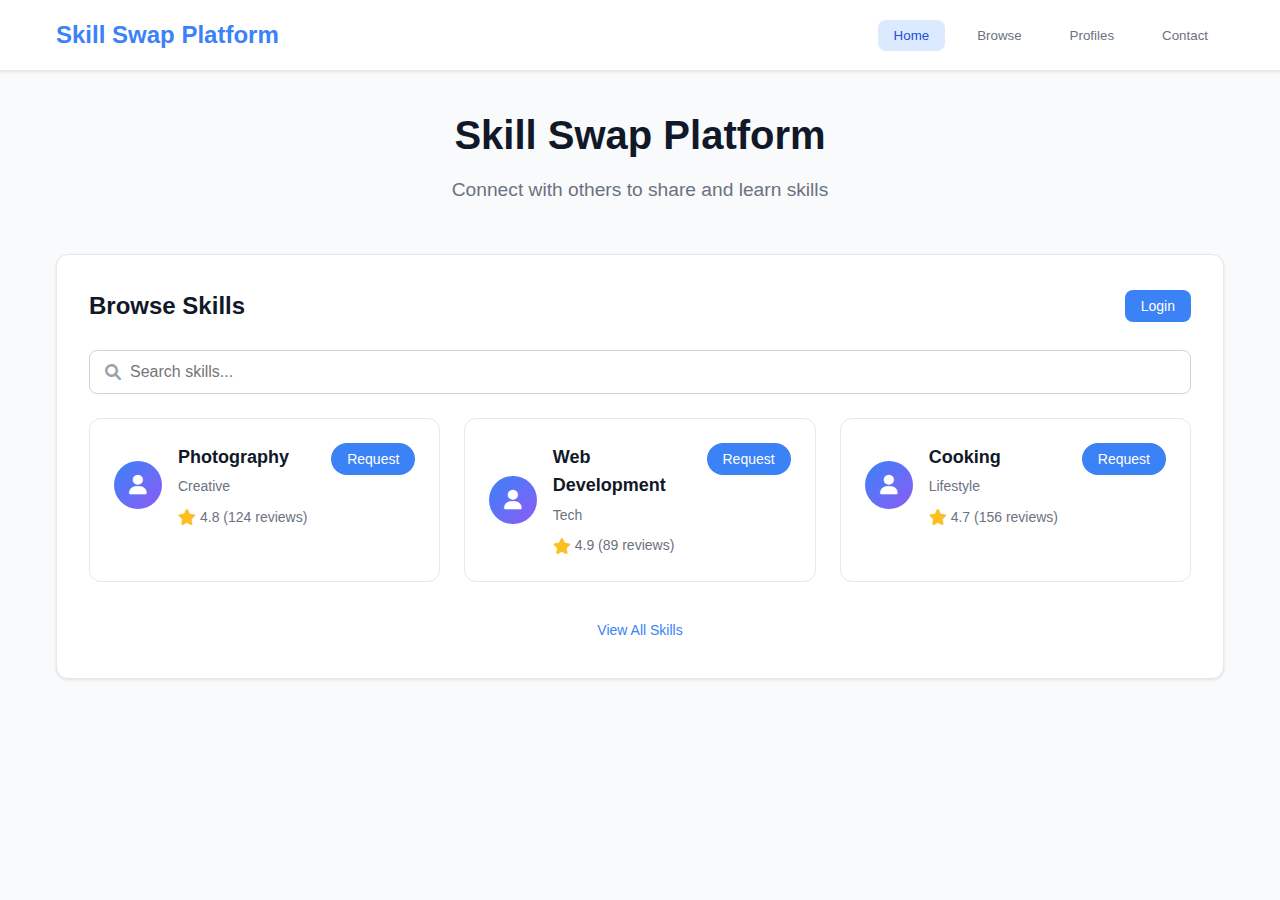
<file: index.html>
<!DOCTYPE html>
<html lang="en">
<head>
    <meta charset="UTF-8">
    <meta name="viewport" content="width=device-width, initial-scale=1.0">
    <title>Skill Swap Platform</title>
    <link rel="stylesheet" href="style.css">
    <link rel="stylesheet" href="https://cdnjs.cloudflare.com/ajax/libs/font-awesome/6.0.0/css/all.min.css">
</head>
<body>
    <!-- Navigation -->
    <nav class="navbar">
        <div class="nav-container">
            <h1 class="nav-logo">Skill Swap Platform</h1>
            <div class="nav-menu">
                <button class="nav-btn active" data-screen="home">Home</button>
                <button class="nav-btn" data-screen="browse">Browse</button>
                <button class="nav-btn" data-screen="profile">Profiles</button>
                <button class="nav-btn" data-screen="contact">Contact</button>
            </div>
        </div>
    </nav>

    <!-- Main Content -->
    <div class="main-content">
        <!-- Home Screen -->
        <div id="home-screen" class="screen active">
            <div class="hero-section">
                <h1 class="hero-title">Skill Swap Platform</h1>
                <p class="hero-subtitle">Connect with others to share and learn skills</p>
            </div>

            <div class="content-card">
                <div class="card-header">
                    <h2>Browse Skills</h2>
                    <button class="btn btn-primary" onclick="window.location.href='login.php'">Login</button>
                </div>

                <div class="search-container">
                    <div class="search-box">
                        <i class="fas fa-search search-icon"></i>
                        <input type="text" id="home-search" placeholder="Search skills..." class="search-input">
                    </div>
                </div>

                <div id="home-skills" class="skills-grid">
                    <!-- Skills will be populated by JavaScript -->
                </div>

                <div class="text-center">
                    <button class="btn btn-link" onclick="showScreen('browse')">View All Skills</button>
                </div>
            </div>
        </div>

        <!-- Login Screen 
        <div id="login-screen" class="screen">
            <div class="login-container">
                <div class="login-card">
                    <div class="login-header">
                        <h2>Skill Swap Platform</h2>
                        <div class="tab-container">
                            <button class="tab-btn active">Login</button>
                            <button class="tab-btn">Sign up</button>
                        </div>
                    </div>

                    <form id="login-form" class="login-form">
                        <div class="form-group">
                            <label for="email">Email</label>
                            <input type="email" id="email" name="email" required>
                        </div>

                        <div class="form-group">
                            <label for="password">Password</label>
                            <input type="password" id="password" name="password" required>
                        </div>

                        <button type="submit" class="btn btn-primary btn-full">Login</button>

                        <div class="text-center">
                            <a href="#" class="link">Forgot username/password</a>
                        </div>
                    </form>

                    <div class="text-center mt-4">
                        <button class="btn btn-link" onclick="showScreen('home')">← Back to Home</button>
                    </div>
                </div>
            </div>
        </div> -->

        <!-- Browse Screen -->
        <div id="browse-screen" class="screen">
            <div class="screen-header">
                <h2>Browse Skills</h2>
                <button class="btn btn-link" onclick="showScreen('home')">Home</button>
            </div>

            <div class="content-card">
                <div class="filter-container">
                    <select id="category-filter" class="filter-select">
                        <option value="">All Categories</option>
                        <option value="Creative">Creative</option>
                        <option value="Tech">Tech</option>
                        <option value="Lifestyle">Lifestyle</option>
                        <option value="Education">Education</option>
                        <option value="Health">Health</option>
                    </select>

                    
                    <div class="search-box flex-1">
                        <i class="fas fa-search search-icon"></i>
                        <input type="text" id="browse-search" placeholder="Search skills..." class="search-input">
                    </div>
                </div>


                <div id="browse-skills" class="skills-grid">
                    <!-- Skills will be populated by JavaScript -->
                </div>

                <div class="pagination">
                    <button class="pagination-btn"><i class="fas fa-chevron-left"></i></button>
                    <button class="pagination-btn active">1</button>
                    <button class="pagination-btn">2</button>
                    <button class="pagination-btn">3</button>
                    <button class="pagination-btn"><i class="fas fa-chevron-right"></i></button>
                </div>
            </div>
        </div>

        <!-- Profile Screen -->
        <div id="profile-screen" class="screen">
            <div class="screen-header">
                <h2>User Profiles</h2>
                <button class="btn btn-link" onclick="showScreen('home')">Home</button>
            </div>

            <div class="content-card">
                <div class="profiles-section">
                    <h3>Featured Profiles</h3>
                    <div id="featured-profiles" class="profiles-grid">
                        <!-- Profiles will be populated by JavaScript -->
                    </div>
                </div>

                <div class="profile-detail">
                    <h3>Marc Demo Profile</h3>
                    <div class="profile-card">
                        <div class="profile-header">
                            <div class="profile-avatar">
                                <i class="fas fa-user"></i>
                            </div>
                            <div class="profile-info">
                                <h4>Marc Demo</h4>
                                <p>Professional Photographer</p>
                                <div class="rating">
                                    <i class="fas fa-star"></i>
                                    <span>4.8 (89 reviews)</span>
                                </div>
                            </div>
                        </div>
                        
                        <div class="profile-details">
                            <div class="detail-item">
                                <h5>Skills Offered</h5>
                                <p>Photography, Video Editing, Adobe Creative Suite</p>
                            </div>
                            <div class="detail-item">
                                <h5>Skills Wanted</h5>
                                <p>Web Development, Marketing, Business Strategy</p>
                            </div>
                            <div class="detail-item">
                                <h5>Rating and Feedback</h5>
                                <p>Excellent teacher, very patient and knowledgeable</p>
                            </div>
                        </div>
                    </div>
                </div>
            </div>
        </div>

        <!-- Contact Screen -->
        <div id="contact-screen" class="screen">
            <div class="contact-container">
                <div class="contact-card">
                    <h2>Send Request</h2>
                    
                    <form id="contact-form" class="contact-form">
                        <div class="form-group">
                            <label for="offered-skill">Choose one of your offered skills</label>
                            <select id="offered-skill" name="offered-skill" required>
                                <option value="">Select skill...</option>
                                <option value="Photography">Photography</option>
                                <option value="Web Development">Web Development</option>
                                <option value="Cooking">Cooking</option>
                            </select>
                        </div>

                        <div class="form-group">
                            <label for="wanted-skill">Choose one of their wanted skills</label>
                            <select id="wanted-skill" name="wanted-skill" required>
                                <option value="">Select skill...</option>
                                <option value="Marketing">Marketing</option>
                                <option value="Business Strategy">Business Strategy</option>
                                <option value="Design">Design</option>
                            </select>
                        </div>

                        <div class="form-group">
                            <label for="message">Request</label>
                            <textarea id="message" name="message" rows="4" placeholder="Write your message..." required></textarea>
                        </div>

                        <button type="submit" class="btn btn-primary btn-full">Submit</button>
                    </form>

                    <div class="text-center mt-4">
                        <button class="btn btn-link" onclick="showScreen('home')">← Back</button>
                    </div>
                </div>
            </div>
        </div>
    </div>

    <!-- Loading Indicator -->
    <div id="loading" class="loading hidden">
        <div class="spinner"></div>
    </div>

    <!-- Success Message -->
    <div id="success-message" class="message success hidden">
        <i class="fas fa-check-circle"></i>
        <span>Operation completed successfully!</span>
    </div>

    <!-- Error Message -->
    <div id="error-message" class="message error hidden">
        <i class="fas fa-exclamation-circle"></i>
        <span>An error occurred. Please try again.</span>
    </div>

    <script src="script.js"></script>
</body>
</html>
</file>
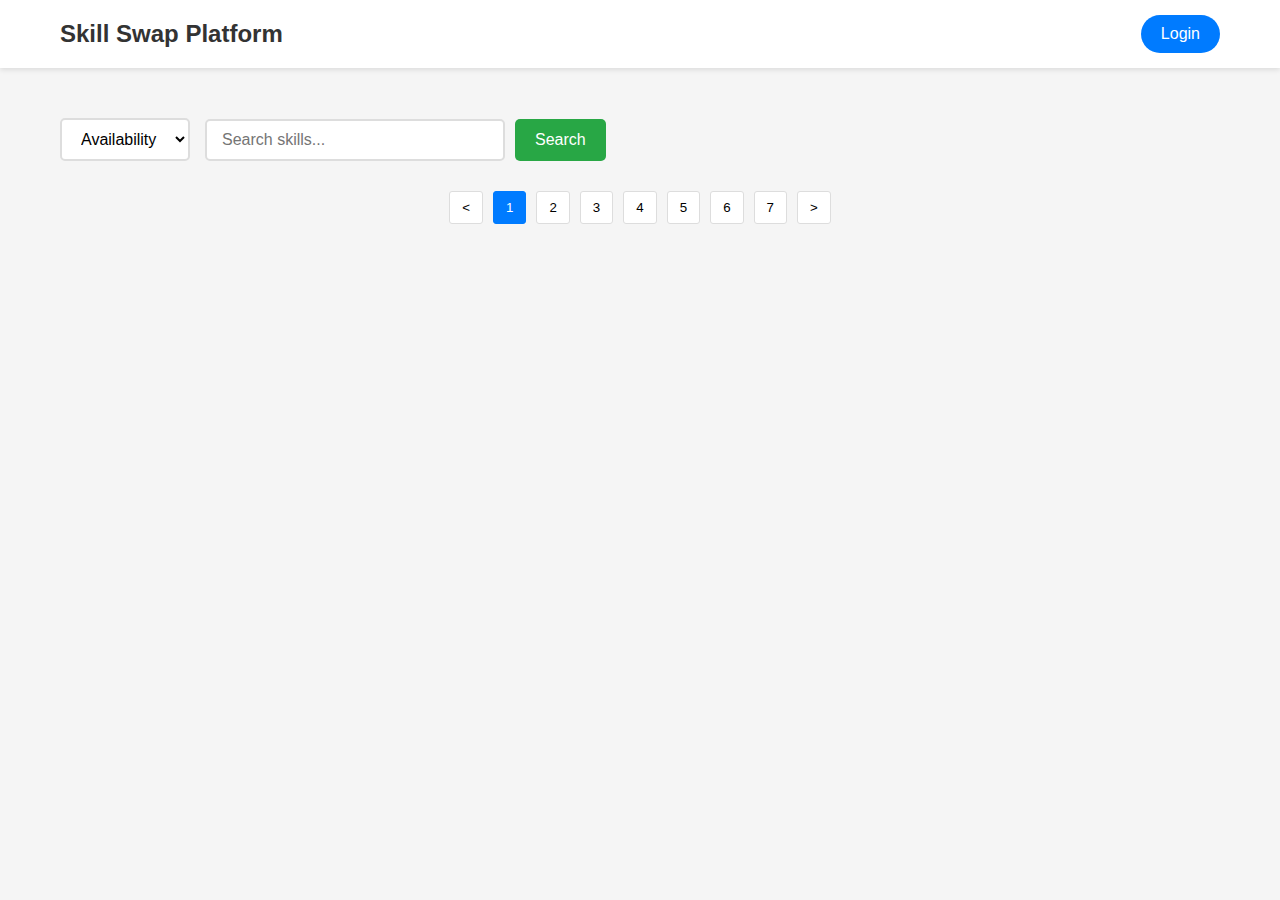
<file: home.html>
<!DOCTYPE html>
<html lang="en">
<head>
    <meta charset="UTF-8">
    <meta name="viewport" content="width=device-width, initial-scale=1.0">
    <link rel="stylesheet" href="styles.css">
    <title>Skill Swap Platform</title>
    
</head>
<body>
    <header>
        <div class="header-content">
            <div class="logo">Skill Swap Platform</div>
            <button class="login-btn" onclick="showLogin()">Login</button>
        </div>
    </header>

    <div class="container">
        <div class="filters">
            <select class="filter-select" id="availabilityFilter">
                <option value="all">Availability</option>
                <option value="available">Available</option>
                <option value="busy">Busy</option>
                <option value="part-time">Part-time</option>
            </select>
            
            <div class="search-container">
                <input type="text" class="search-input" placeholder="Search skills..." id="searchInput">
                <button class="search-btn" onclick="searchProfiles()">Search</button>
            </div>
        </div>

        <div id="profilesContainer">
            <!-- Profiles will be populated here -->
        </div>

        <div class="pagination">
            <button onclick="changePage('prev')">&lt;</button>
            <button class="active" onclick="changePage(1)">1</button>
            <button onclick="changePage(2)">2</button>
            <button onclick="changePage(3)">3</button>
            <button onclick="changePage(4)">4</button>
            <button onclick="changePage(5)">5</button>
            <button onclick="changePage(6)">6</button>
            <button onclick="changePage(7)">7</button>
            <button onclick="changePage('next')">&gt;</button>
        </div>
    </div>

    

    <script src="script.js"></script>
</body>
</html>
</file>
<file: styles.css>
* {
            margin: 0;
            padding: 0;
            box-sizing: border-box;
        }

        body {
            font-family: Arial, sans-serif;
            background-color: #f5f5f5;
            color: #333;
        }

        .container {
            max-width: 1200px;
            margin: 0 auto;
            padding: 20px;
        }

        header {
            background-color: white;
            padding: 15px 0;
            box-shadow: 0 2px 5px rgba(0,0,0,0.1);
            margin-bottom: 30px;
        }

        .header-content {
            display: flex;
            justify-content: space-between;
            align-items: center;
            max-width: 1200px;
            margin: 0 auto;
            padding: 0 20px;
        }

        .logo {
            font-size: 24px;
            font-weight: bold;
            color: #333;
        }

        .login-btn {
            background-color: #007bff;
            color: white;
            padding: 10px 20px;
            border: none;
            border-radius: 25px;
            cursor: pointer;
            font-size: 16px;
            transition: background-color 0.3s;
        }

        .login-btn:hover {
            background-color: #0056b3;
        }

        .filters {
            display: flex;
            gap: 15px;
            margin-bottom: 30px;
            align-items: center;
        }

        .filter-select {
            padding: 10px 15px;
            border: 2px solid #ddd;
            border-radius: 5px;
            font-size: 16px;
            background-color: white;
        }

        .search-container {
            display: flex;
            gap: 10px;
        }

        .search-input {
            padding: 10px 15px;
            border: 2px solid #ddd;
            border-radius: 5px;
            font-size: 16px;
            width: 300px;
        }

        .search-btn {
            padding: 10px 20px;
            background-color: #28a745;
            color: white;
            border: none;
            border-radius: 5px;
            cursor: pointer;
            font-size: 16px;
        }

        .search-btn:hover {
            background-color: #218838;
        }

        .profile-card {
            background-color: white;
            border-radius: 10px;
            padding: 20px;
            margin-bottom: 20px;
            box-shadow: 0 2px 10px rgba(0,0,0,0.1);
            display: flex;
            align-items: center;
            gap: 20px;
        }

        .profile-photo {
            width: 80px;
            height: 80px;
            border-radius: 50%;
            background-color: #e9ecef;
            display: flex;
            align-items: center;
            justify-content: center;
            font-size: 12px;
            color: #6c757d;
            text-align: center;
        }

        .profile-info {
            flex: 1;
        }

        .profile-name {
            font-size: 20px;
            font-weight: bold;
            margin-bottom: 10px;
        }

        .skills {
            display: flex;
            flex-wrap: wrap;
            gap: 8px;
            margin-bottom: 5px;
        }

        .skill-tag {
            padding: 4px 8px;
            border-radius: 15px;
            font-size: 12px;
            color: white;
        }

        .skill-offered {
            background-color: #28a745;
        }

        .skill-wanted {
            background-color: #6c757d;
        }

        .skill-label {
            font-size: 12px;
            color: #6c757d;
            margin-bottom: 5px;
        }

        .profile-actions {
            display: flex;
            flex-direction: column;
            align-items: center;
            gap: 10px;
        }

        .request-btn {
            background-color: #17a2b8;
            color: white;
            padding: 10px 20px;
            border: none;
            border-radius: 5px;
            cursor: pointer;
            font-size: 16px;
            transition: background-color 0.3s;
        }

        .request-btn:hover {
            background-color: #138496;
        }

        .rating {
            font-size: 14px;
            color: #6c757d;
        }

        .stars {
            color: #ffc107;
            margin-right: 5px;
        }

        .pagination {
            display: flex;
            justify-content: center;
            align-items: center;
            gap: 10px;
            margin-top: 30px;
        }

        .pagination button {
            padding: 8px 12px;
            border: 1px solid #ddd;
            background-color: white;
            cursor: pointer;
            border-radius: 3px;
        }

        .pagination button.active {
            background-color: #007bff;
            color: white;
            border-color: #007bff;
        }

        .pagination button:hover:not(.active) {
            background-color: #f8f9fa;
        }

        .sidebar-note {
            position: fixed;
            top: 50%;
            right: 20px;
            transform: translateY(-50%);
            background-color: #fff3cd;
            border: 1px solid #ffeaa7;
            border-radius: 5px;
            padding: 10px;
            font-size: 12px;
            color: #856404;
            max-width: 200px;
        }

        @media (max-width: 768px) {
            .filters {
                flex-direction: column;
                align-items: stretch;
            }

            .search-container {
                flex-direction: column;
            }

            .search-input {
                width: 100%;
            }

            .profile-card {
                flex-direction: column;
                text-align: center;
            }

            .sidebar-note {
                position: relative;
                right: auto;
                transform: none;
                margin-top: 20px;
            }
        }
</file>
<file: style.css>
/* Reset and Base Styles */
* {
    margin: 0;
    padding: 0;
    box-sizing: border-box;
}

body {
    font-family: -apple-system, BlinkMacSystemFont, 'Segoe UI', Roboto, sans-serif;
    line-height: 1.6;
    color: #333;
    background-color: #f8fafc;
}

/* Navigation */
.navbar {
    background: white;
    border-bottom: 1px solid #e5e7eb;
    padding: 1rem 0;
    position: sticky;
    top: 0;
    z-index: 100;
    box-shadow: 0 1px 3px rgba(0, 0, 0, 0.1);
}

.nav-container {
    max-width: 1200px;
    margin: 0 auto;
    padding: 0 1rem;
    display: flex;
    justify-content: space-between;
    align-items: center;
}

.nav-logo {
    font-size: 1.5rem;
    font-weight: bold;
    color: #3b82f6;
}

.nav-menu {
    display: flex;
    gap: 1rem;
}

.nav-btn {
    padding: 0.5rem 1rem;
    border: none;
    border-radius: 0.5rem;
    background: transparent;
    color: #6b7280;
    cursor: pointer;
    transition: all 0.2s;
}

.nav-btn:hover {
    color: #111827;
}

.nav-btn.active {
    background: #dbeafe;
    color: #1d4ed8;
}

/* Main Content */
.main-content {
    max-width: 1200px;
    margin: 0 auto;
    padding: 2rem 1rem;
}

/* Screens */
.screen {
    display: none;
    animation: fadeIn 0.3s ease-in-out;
}

.screen.active {
    display: block;
}

@keyframes fadeIn {
    from { opacity: 0; transform: translateY(20px); }
    to { opacity: 1; transform: translateY(0); }
}

/* Hero Section */
.hero-section {
    text-align: center;
    margin-bottom: 3rem;
}

.hero-title {
    font-size: 2.5rem;
    font-weight: bold;
    color: #111827;
    margin-bottom: 0.5rem;
}

.hero-subtitle {
    font-size: 1.2rem;
    color: #6b7280;
}

/* Content Cards */
.content-card {
    background: white;
    border-radius: 0.75rem;
    border: 1px solid #e5e7eb;
    padding: 2rem;
    box-shadow: 0 1px 3px rgba(0, 0, 0, 0.1);
}

.card-header {
    display: flex;
    justify-content: space-between;
    align-items: center;
    margin-bottom: 1.5rem;
}

.card-header h2 {
    font-size: 1.5rem;
    font-weight: 600;
    color: #111827;
}

/* Screen Headers */
.screen-header {
    display: flex;
    justify-content: space-between;
    align-items: center;
    margin-bottom: 2rem;
}

.screen-header h2 {
    font-size: 2rem;
    font-weight: bold;
    color: #111827;
}

/* Buttons */
.btn {
    padding: 0.5rem 1rem;
    border: none;
    border-radius: 0.5rem;
    font-size: 0.875rem;
    font-weight: 500;
    cursor: pointer;
    transition: all 0.2s;
    text-decoration: none;
    display: inline-block;
    text-align: center;
}

.btn-primary {
    background: #3b82f6;
    color: white;
}

.btn-primary:hover {
    background: #2563eb;
}

.btn-link {
    background: transparent;
    color: #3b82f6;
    border: none;
    padding: 0.5rem 0;
}

.btn-link:hover {
    color: #2563eb;
}

.btn-full {
    width: 100%;
}

/* Search */
.search-container {
    margin-bottom: 1.5rem;
}

.search-box {
    position: relative;
    display: flex;
    align-items: center;
}

.search-box.flex-1 {
    flex: 1;
}

.search-icon {
    position: absolute;
    left: 1rem;
    color: #9ca3af;
    z-index: 10;
}

.search-input {
    width: 100%;
    padding: 0.75rem 1rem 0.75rem 2.5rem;
    border: 1px solid #d1d5db;
    border-radius: 0.5rem;
    font-size: 1rem;
    transition: all 0.2s;
}

.search-input:focus {
    outline: none;
    border-color: #3b82f6;
    box-shadow: 0 0 0 3px rgba(59, 130, 246, 0.1);
}

/* Filter Container */
.filter-container {
    display: flex;
    gap: 1rem;
    margin-bottom: 1.5rem;
}

.filter-select {
    padding: 0.75rem 1rem;
    border: 1px solid #d1d5db;
    border-radius: 0.5rem;
    background: white;
    font-size: 1rem;
    cursor: pointer;
    transition: all 0.2s;
}

.filter-select:focus {
    outline: none;
    border-color: #3b82f6;
    box-shadow: 0 0 0 3px rgba(59, 130, 246, 0.1);
}

/* Skills Grid */
.skills-grid {
    display: grid;
    grid-template-columns: repeat(auto-fill, minmax(300px, 1fr));
    gap: 1.5rem;
    margin-bottom: 2rem;
}

.skill-card {
    background: white;
    border: 1px solid #e5e7eb;
    border-radius: 0.75rem;
    padding: 1.5rem;
    transition: all 0.2s;
}

.skill-card:hover {
    box-shadow: 0 4px 6px rgba(0, 0, 0, 0.1);
}

.skill-header {
    display: flex;
    justify-content: space-between;
    align-items: flex-start;
}

.skill-info {
    display: flex;
    align-items: center;
    gap: 1rem;
}

.skill-avatar {
    width: 3rem;
    height: 3rem;
    border-radius: 50%;
    background: linear-gradient(135deg, #3b82f6, #8b5cf6);
    display: flex;
    align-items: center;
    justify-content: center;
    color: white;
    font-size: 1.25rem;
}

.skill-details h3 {
    font-size: 1.125rem;
    font-weight: 600;
    color: #111827;
    margin-bottom: 0.25rem;
}

.skill-details p {
    color: #6b7280;
    font-size: 0.875rem;
}

.rating {
    display: flex;
    align-items: center;
    gap: 0.25rem;
    margin-top: 0.5rem;
}

.rating i {
    color: #fbbf24;
}

.rating span {
    font-size: 0.875rem;
    color: #6b7280;
}

.message-btn {
    padding: 0.5rem 1rem;
    background: #3b82f6;
    color: white;
    border: none;
    border-radius: 1.5rem;
    font-size: 0.875rem;
    cursor: pointer;
    transition: all 0.2s;
}

.message-btn:hover {
    background: #2563eb;
}

/* Profiles */
.profiles-section {
    margin-bottom: 2rem;
}

.profiles-section h3 {
    font-size: 1.25rem;
    font-weight: 600;
    color: #111827;
    margin-bottom: 1rem;
}

.profiles-grid {
    display: grid;
    gap: 1rem;
}

.profile-card {
    background: #f8fafc;
    border-radius: 0.75rem;
    padding: 1.5rem;
}

.profile-header {
    display: flex;
    align-items: center;
    gap: 1rem;
    margin-bottom: 1.5rem;
}

.profile-avatar {
    width: 4rem;
    height: 4rem;
    border-radius: 50%;
    background: linear-gradient(135deg, #10b981, #3b82f6);
    display: flex;
    align-items: center;
    justify-content: center;
    color: white;
    font-size: 1.5rem;
}

.profile-info h4 {
    font-size: 1.25rem;
    font-weight: 600;
    color: #111827;
    margin-bottom: 0.25rem;
}

.profile-info p {
    color: #6b7280;
    margin-bottom: 0.5rem;
}

.profile-details {
    display: grid;
    gap: 1rem;
}

.detail-item h5 {
    font-weight: 600;
    color: #111827;
    margin-bottom: 0.5rem;
}

.detail-item p {
    color: #6b7280;
    font-size: 0.875rem;
}

.profile-detail {
    border-top: 1px solid #e5e7eb;
    padding-top: 1.5rem;
}

.profile-detail h3 {
    font-size: 1.25rem;
    font-weight: 600;
    color: #111827;
    margin-bottom: 1rem;
}

/* Login Form */
.login-container {
    max-width: 400px;
    margin: 0 auto;
}

.login-card {
    background: white;
    border: 1px solid #e5e7eb;
    border-radius: 0.75rem;
    padding: 2rem;
    box-shadow: 0 1px 3px rgba(0, 0, 0, 0.1);
}

.login-header {
    text-align: center;
    margin-bottom: 2rem;
}

.login-header h2 {
    font-size: 1.5rem;
    font-weight: bold;
    color: #111827;
    margin-bottom: 1rem;
}

.tab-container {
    display: flex;
    justify-content: center;
    gap: 2rem;
}

.tab-btn {
    padding: 0.5rem 0;
    border: none;
    background: transparent;
    color: #6b7280;
    cursor: pointer;
    border-bottom: 2px solid transparent;
    transition: all 0.2s;
}

.tab-btn.active {
    color: #3b82f6;
    border-bottom-color: #3b82f6;
}

/* Forms */
.form-group {
    margin-bottom: 1rem;
}

.form-group label {
    display: block;
    font-weight: 500;
    color: #374151;
    margin-bottom: 0.5rem;
}

.form-group input,
.form-group select,
.form-group textarea {
    width: 100%;
    padding: 0.75rem;
    border: 1px solid #d1d5db;
    border-radius: 0.5rem;
    font-size: 1rem;
    transition: all 0.2s;
}

.form-group input:focus,
.form-group select:focus,
.form-group textarea:focus {
    outline: none;
    border-color: #3b82f6;
    box-shadow: 0 0 0 3px rgba(59, 130, 246, 0.1);
}

.form-group textarea {
    resize: vertical;
    min-height: 100px;
}

/* Contact Form */
.contact-container {
    max-width: 500px;
    margin: 0 auto;
}

.contact-card {
    background: white;
    border: 1px solid #e5e7eb;
    border-radius: 0.75rem;
    padding: 2rem;
    box-shadow: 0 1px 3px rgba(0, 0, 0, 0.1);
}

.contact-card h2 {
    font-size: 1.5rem;
    font-weight: 600;
    color: #111827;
    margin-bottom: 1.5rem;
}

/* Pagination */
.pagination {
    display: flex;
    justify-content: center;
    gap: 0.5rem;
    margin-top: 2rem;
}

.pagination-btn {
    padding: 0.5rem 0.75rem;
    border: 1px solid #d1d5db;
    border-radius: 0.375rem;
    background: white;
    color: #374151;
    cursor: pointer;
    transition: all 0.2s;
}

.pagination-btn:hover {
    background: #f9fafb;
}

.pagination-btn.active {
    background: #3b82f6;
    color: white;
    border-color: #3b82f6;
}

/* Utility Classes */
.text-center {
    text-align: center;
}

.mt-4 {
    margin-top: 1rem;
}

.hidden {
    display: none;
}

.flex-1 {
    flex: 1;
}

.link {
    color: #3b82f6;
    text-decoration: none;
    font-size: 0.875rem;
}

.link:hover {
    color: #2563eb;
}
/* Responsive Design */
@media (max-width: 768px) {
    .nav-container {
        flex-direction: column;
        gap: 1rem;
    }
    
    .nav-menu {
        width: 100%;
        justify-content: center;
    }
    
    .hero-title {
        font-size: 2rem;
    }
    
    .skills-grid {
        grid-template-columns: 1fr;
    }
    
    .filter-container {
        flex-direction: column;
    }
    
    .card-header {
        flex-direction: column;
        align-items: flex-start;
        gap: 1rem;
    }
    
    .screen-header {
        flex-direction: column;
        align-items: flex-start;
        gap: 1rem;
    }
}
</file>
